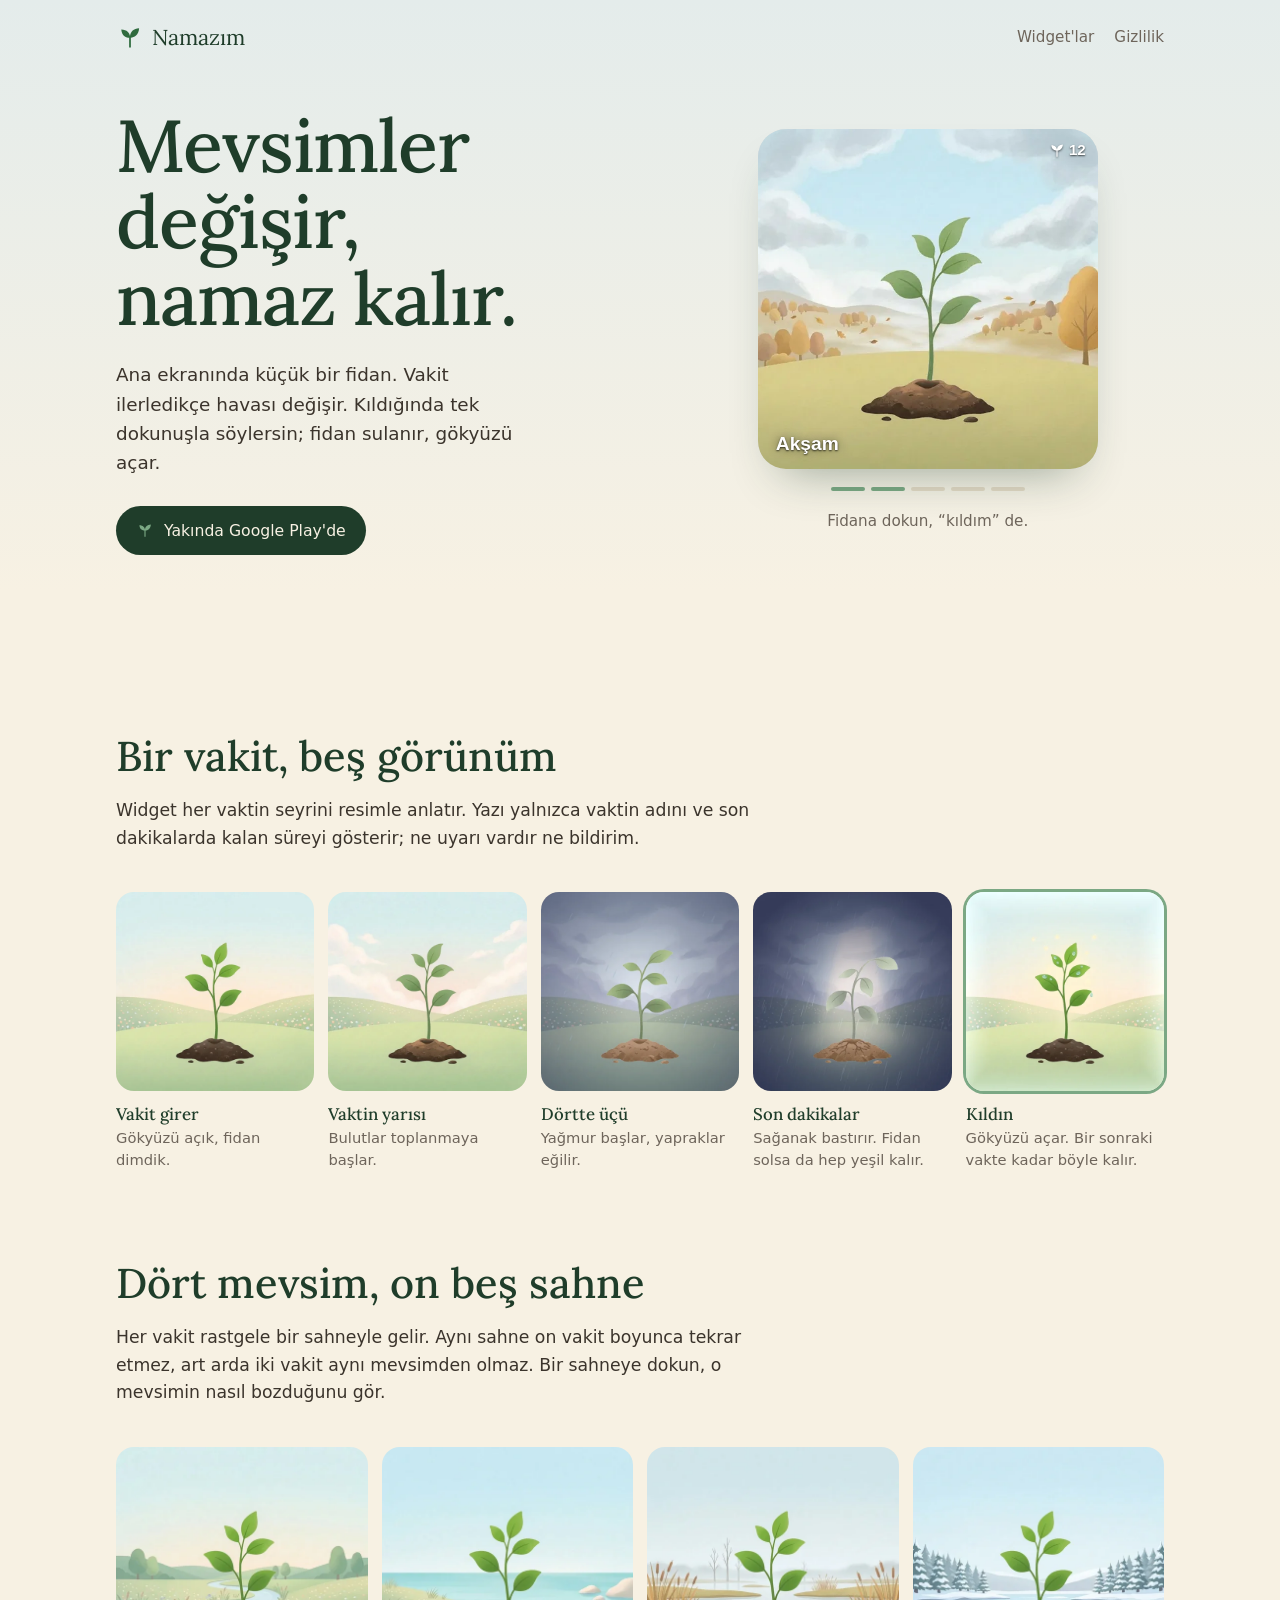
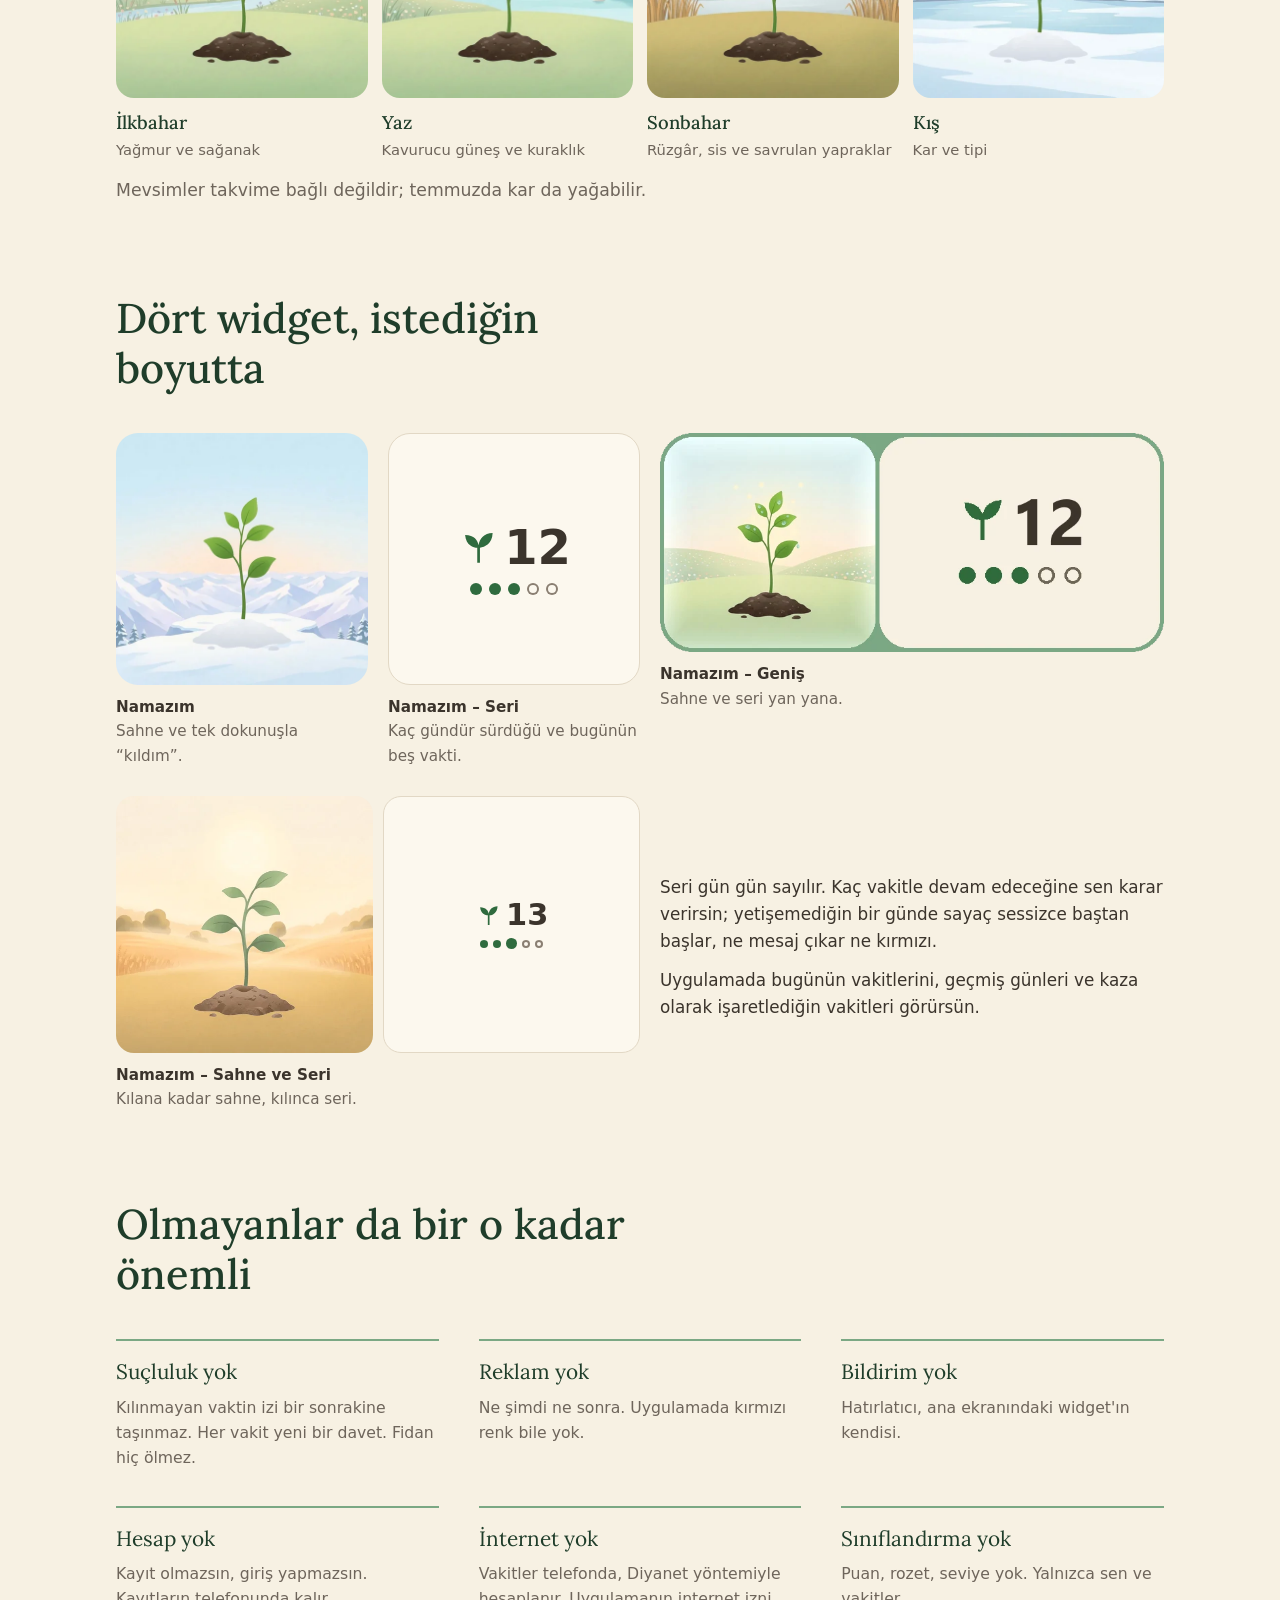
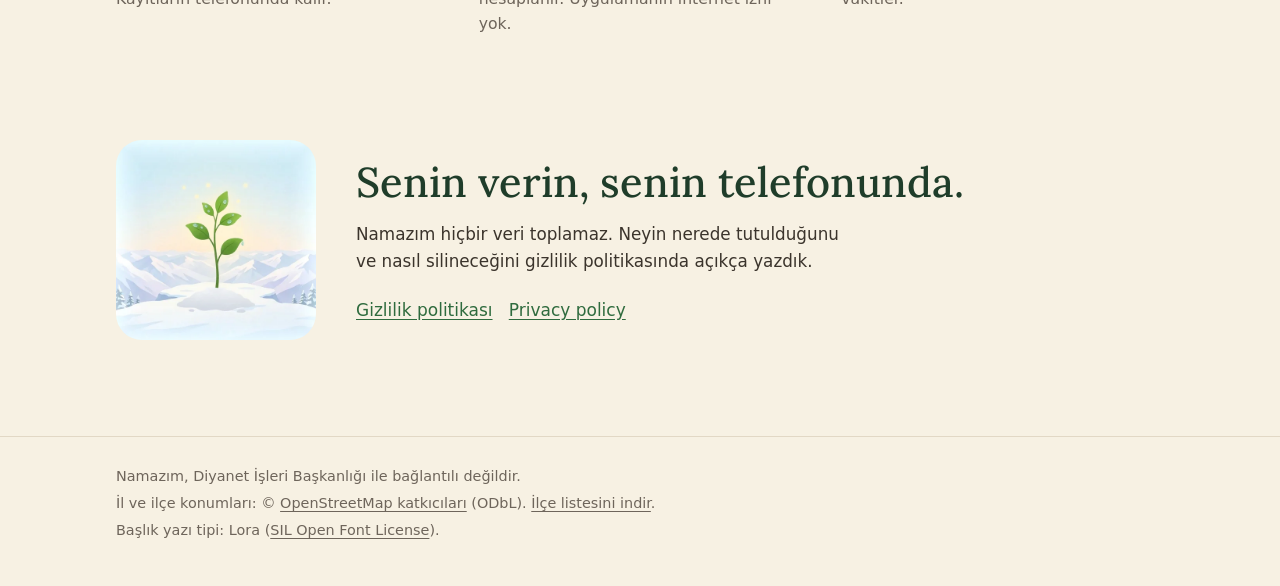
<file: index.html>
<!doctype html>
<html lang="tr">
<head>
  <meta charset="utf-8">
  <meta name="viewport" content="width=device-width, initial-scale=1">
  <title>Namazım – Mevsimler Değişir</title>
  <meta name="description" content="Ana ekranında küçük bir fidan. Vakit ilerledikçe havası değişir, tek dokunuşla “kıldım” dersin. Reklamsız, hesapsız, internetsiz.">
  <link rel="icon" href="gorseller/sahne_s_il_01_5.webp">
  <link rel="stylesheet" href="stil.css">
  <style>
    /* Giriş: gökyüzü, widget'ın aşamasına göre değişir */
    @property --gok-renk { syntax: "<color>"; inherits: false; initial-value: #E6EFE7; }
    .gok {
      --gok-renk: #E6EFE7;
      background: linear-gradient(to bottom, var(--gok-renk) 0%, var(--krem) 92%);
      transition: --gok-renk 1.4s ease;
    }
    .gok[data-asama="2"] { --gok-renk: #E4ECEB; }
    .gok[data-asama="3"] { --gok-renk: #D5D9E1; }
    .gok[data-asama="4"] { --gok-renk: #C3C8D6; }
    .gok[data-asama="5"] { --gok-renk: #F3F6EA; }

    .giris {
      max-width: 1080px;
      margin: 0 auto;
      padding: 32px 16px 88px;
      display: grid;
      grid-template-columns: 1.1fr 1fr;
      gap: 56px;
      align-items: center;
    }
    .giris h1 {
      font-size: clamp(2.6rem, 6.4vw, 4.6rem);
      line-height: 1.04;
      letter-spacing: -0.015em;
    }
    .giris h1 span { display: block; }
    .giris .acilis {
      font-size: 1.15rem;
      max-width: 34ch;
      margin: 24px 0 28px;
    }
    .yakinda {
      display: inline-flex;
      align-items: center;
      gap: 10px;
      background: var(--orman);
      color: var(--krem);
      padding: 12px 20px;
      border-radius: 999px;
      font-size: 0.98rem;
    }
    .yakinda svg { width: 18px; height: 18px; fill: var(--cimen); }

    /* Canlı widget */
    .sahne-kutu { justify-self: center; text-align: center; }
    .widget {
      position: relative;
      width: min(340px, 78vw);
      aspect-ratio: 1;
      border: 0;
      padding: 0;
      border-radius: 28px;
      overflow: hidden;
      cursor: pointer;
      background: #ddd;
      box-shadow: 0 24px 48px -24px rgba(31, 61, 42, 0.45);
      transition: transform 0.15s ease;
    }
    .widget:active { transform: scale(0.97); }
    .widget img {
      position: absolute;
      inset: 0;
      width: 100%;
      height: 100%;
      object-fit: cover;
      opacity: 0;
      transition: opacity 1.1s ease;
    }
    .widget img.gorunur { opacity: 1; }
    .widget .yazi {
      position: absolute;
      inset-inline-start: 18px;
      inset-block-end: 14px;
      color: #fff;
      font-size: 1.2rem;
      font-weight: 600;
      text-shadow: 0 1px 2px rgba(0,0,0,.7), 0 0 10px rgba(0,0,0,.45);
      white-space: nowrap;
    }
    .widget .yazi.orta { inset-inline: 0; text-align: center; }
    .widget .rozet {
      position: absolute;
      inset-inline-end: 12px;
      inset-block-start: 12px;
      display: flex;
      align-items: center;
      gap: 3px;
      color: #fff;
      font-weight: 700;
      font-size: 0.95rem;
      text-shadow: 0 1px 2px rgba(0,0,0,.7);
    }
    .widget .rozet svg { width: 18px; height: 18px; fill: #fff; filter: drop-shadow(0 1px 1px rgba(0,0,0,.6)); }
    .ipucu {
      color: var(--kul);
      font-size: 0.95rem;
      margin: 18px auto 0;
      min-height: 1.6em;
    }
    .cizelge {
      display: flex;
      justify-content: center;
      gap: 6px;
      margin-top: 10px;
    }
    .cizelge i {
      width: 34px;
      height: 4px;
      border-radius: 2px;
      background: var(--cizgi);
      transition: background-color 0.6s ease;
    }
    .cizelge i.dolu { background: var(--cimen); }

    /* Bölümler */
    .bolum {
      max-width: 1080px;
      margin: 0 auto;
      padding: 88px 16px 0;
    }
    .bolum > h2 { font-size: clamp(1.9rem, 4vw, 2.6rem); max-width: 22ch; }
    .bolum > p { max-width: 58ch; font-size: 1.08rem; margin: 16px 0 0; }

    /* Bir vaktin seyri */
    .seyir {
      list-style: none;
      padding: 0;
      margin: 40px 0 0;
      display: grid;
      grid-template-columns: repeat(5, 1fr);
      gap: 14px;
    }
    .seyir img { border-radius: 18px; width: 100%; aspect-ratio: 1; object-fit: cover; }
    .seyir li:last-child img { box-shadow: 0 0 0 3px var(--cimen); }
    .seyir b { display: block; font-family: Lora, Georgia, serif; font-weight: 500; color: var(--orman); margin-top: 10px; font-size: 1.05rem; }
    .seyir span { display: block; color: var(--kul); font-size: 0.92rem; line-height: 1.45; }

    /* Mevsimler */
    .mevsimler {
      margin-top: 40px;
      display: grid;
      grid-template-columns: repeat(4, 1fr);
      gap: 14px;
    }
    .mevsim {
      position: relative;
      border: 0;
      padding: 0;
      background: none;
      text-align: start;
      cursor: pointer;
      font: inherit;
      color: inherit;
    }
    .mevsim, .mevsim .resim, .mevsim b, .mevsim span { display: block; }
    .mevsimler { align-items: start; }
    .mevsim .resim { position: relative; border-radius: 18px; overflow: hidden; aspect-ratio: 1; }
    .mevsim img { position: absolute; inset: 0; width: 100%; height: 100%; object-fit: cover; transition: opacity 0.9s ease; }
    .mevsim img + img { opacity: 0; }
    .mevsim[aria-pressed="true"] img + img { opacity: 1; }
    .mevsim b { display: block; font-family: Lora, Georgia, serif; font-weight: 500; color: var(--orman); margin-top: 10px; font-size: 1.15rem; }
    .mevsim > span:last-child { color: var(--kul); font-size: 0.92rem; }
    .not { color: var(--kul); font-size: 0.95rem; margin-top: 18px; }

    /* Widget'lar */
    .widgetlar {
      margin-top: 40px;
      display: grid;
      grid-template-columns: 1fr 1fr 2fr;
      grid-template-areas: "sahne seri genis" "birlesik birlesik aciklama";
      gap: 28px 20px;
      align-items: start;
    }
    .widgetlar figure { margin: 0; }
    .widgetlar figcaption { margin-top: 10px; font-size: 0.95rem; color: var(--kul); }
    .widgetlar figcaption b { display: block; color: var(--toprak); font-weight: 600; }
    .w-sahne { grid-area: sahne; }
    .w-seri { grid-area: seri; }
    .w-genis { grid-area: genis; }
    .w-birlesik { grid-area: birlesik; }
    .ikili { display: grid; grid-template-columns: 1fr 1fr; gap: 10px; }
    .ikili img { border-radius: 18px; aspect-ratio: 1; object-fit: cover; width: 100%; }
    .seri-kart.kucuk { border-radius: 18px; gap: 8px; }
    .seri-kart.kucuk .sayi { font-size: clamp(1.4rem, 3vw, 1.9rem); }
    .seri-kart.kucuk .noktalar { gap: 5px; }
    .seri-kart.kucuk .noktalar i { width: 8px; height: 8px; }
    .seri-kart.kucuk .noktalar i.simdi { width: 11px; height: 11px; }
    .w-sahne img { border-radius: 22px; aspect-ratio: 1; object-fit: cover; width: 100%; }
    .w-genis img { border-radius: 22px; width: 100%; }
    .seri-kart {
      aspect-ratio: 1;
      border-radius: 22px;
      background: var(--krem-acik);
      border: 1px solid var(--cizgi);
      display: flex;
      flex-direction: column;
      align-items: center;
      justify-content: center;
      gap: 12px;
    }
    .seri-kart .sayi { display: flex; align-items: center; gap: 4px; font-size: clamp(2.2rem, 5vw, 3rem); font-weight: 700; color: var(--toprak); line-height: 1; }
    .seri-kart .sayi svg { width: 0.9em; height: 0.9em; fill: var(--yaprak); }
    .noktalar { display: flex; gap: 7px; align-items: center; }
    .noktalar i { width: 12px; height: 12px; border-radius: 50%; background: var(--yaprak); }
    .noktalar i.bos { background: none; box-shadow: inset 0 0 0 2px #8A7F72; }
    .w-aciklama { grid-area: aciklama; align-self: center; max-width: 52ch; font-size: 1.05rem; }
    .w-aciklama p { margin: 0 0 12px; }

    /* Yoklar */
    .yoklar {
      margin: 40px 0 0;
      display: grid;
      grid-template-columns: repeat(3, 1fr);
      gap: 36px 40px;
    }
    .yoklar div { border-top: 2px solid var(--cimen); padding-top: 14px; }
    .yoklar dt { font-family: Lora, Georgia, serif; font-size: 1.3rem; color: var(--orman); }
    .yoklar dd { margin: 6px 0 0; color: var(--kul); font-size: 0.98rem; }

    /* Kapanış */
    .kapanis {
      max-width: 1080px;
      margin: 104px auto 0;
      padding: 0 16px 96px;
      display: grid;
      grid-template-columns: auto 1fr;
      gap: 40px;
      align-items: center;
    }
    .kapanis img { width: 200px; border-radius: 26px; }
    .kapanis h2 { font-size: clamp(1.9rem, 4vw, 2.6rem); }
    .kapanis p { margin: 14px 0 22px; max-width: 46ch; font-size: 1.05rem; }

    @media (max-width: 900px) {
      .giris { grid-template-columns: 1fr; gap: 40px; padding-top: 16px; }
      .seyir { grid-template-columns: repeat(5, minmax(140px, 1fr)); overflow-x: auto; padding-bottom: 8px; scroll-snap-type: x mandatory; }
      .seyir li { scroll-snap-align: start; }
      .mevsimler { grid-template-columns: repeat(2, 1fr); }
      .widgetlar { grid-template-columns: 1fr 1fr; grid-template-areas: "sahne seri" "genis genis" "birlesik aciklama"; }
      .w-aciklama { font-size: 0.98rem; }
      .yoklar { grid-template-columns: 1fr 1fr; }
    }
    @media (max-width: 560px) {
      .ust nav a.ikincil { display: none; }
      .widgetlar { grid-template-areas: "sahne seri" "genis genis" "birlesik birlesik" "aciklama aciklama"; }
      .yoklar { grid-template-columns: 1fr; gap: 24px; }
      .kapanis { grid-template-columns: 1fr; }
      .kapanis img { width: 140px; }
    }
    @media (prefers-reduced-motion: reduce) {
      .widget img, .mevsim img, .cizelge i, .gok { transition: none; }
    }
  </style>
</head>
<body>

<svg width="0" height="0" style="position:absolute" aria-hidden="true">
  <symbol id="fidan" viewBox="0 0 24 24"><path d="M11.25,21L11.25,12.6C9.2,12.6 5,11.4 4.5,5.5C9.6,5.6 11.6,8.5 12,11.2C12.5,7.6 15,4.6 19.8,4.5C19.6,10.4 15.4,12.4 12.75,12.6L12.75,21Z"/></symbol>
</svg>

<div class="gok" id="gok" data-asama="1">
  <header class="ust">
    <a class="marka" href="./"><svg aria-hidden="true"><use href="#fidan"/></svg>Namazım</a>
    <nav aria-label="Sayfalar">
      <a class="ikincil" href="#widgetlar">Widget'lar</a>
      <a href="gizlilik.html">Gizlilik</a>
    </nav>
  </header>

  <section class="giris">
    <div>
      <h1><span>Mevsimler değişir,</span><span>namaz kalır.</span></h1>
      <p class="acilis">Ana ekranında küçük bir fidan. Vakit ilerledikçe havası değişir. Kıldığında tek dokunuşla söylersin; fidan sulanır, gökyüzü açar.</p>
      <span class="yakinda"><svg aria-hidden="true"><use href="#fidan"/></svg>Yakında Google Play'de</span>
    </div>

    <div class="sahne-kutu">
      <button class="widget" id="widget" type="button" aria-describedby="ipucu">
        <span class="katmanlar" id="katmanlar"></span>
        <span class="rozet" id="rozet"><svg aria-hidden="true"><use href="#fidan"/></svg><span id="seri">12</span></span>
        <span class="yazi" id="yazi">Akşam</span>
      </button>
      <div class="cizelge" id="cizelge" aria-hidden="true"><i></i><i></i><i></i><i></i><i></i></div>
      <p class="ipucu" id="ipucu" aria-live="polite">Fidana dokun, “kıldım” de.</p>
    </div>
  </section>
</div>

<section class="bolum">
  <h2>Bir vakit, beş görünüm</h2>
  <p>Widget her vaktin seyrini resimle anlatır. Yazı yalnızca vaktin adını ve son dakikalarda kalan süreyi gösterir; ne uyarı vardır ne bildirim.</p>
  <ol class="seyir">
    <li><img src="gorseller/sahne_s_il_01_1.webp" alt="Bahar sahnesi, açık gökyüzü altında dimdik yeşil fidan" loading="lazy"><b>Vakit girer</b><span>Gökyüzü açık, fidan dimdik.</span></li>
    <li><img src="gorseller/sahne_s_il_01_2.webp" alt="Aynı sahne, bulutlanan gökyüzü" loading="lazy"><b>Vaktin yarısı</b><span>Bulutlar toplanmaya başlar.</span></li>
    <li><img src="gorseller/sahne_s_il_01_3.webp" alt="Aynı sahne, yağmur başlamış" loading="lazy"><b>Dörtte üçü</b><span>Yağmur başlar, yapraklar eğilir.</span></li>
    <li><img src="gorseller/sahne_s_il_01_4.webp" alt="Aynı sahne, sağanak altında boynu bükük fidan" loading="lazy"><b>Son dakikalar</b><span>Sağanak bastırır. Fidan solsa da hep yeşil kalır.</span></li>
    <li><img src="gorseller/sahne_s_il_01_5.webp" alt="Aynı sahne, ışıl ışıl gökyüzü ve sulanmış fidan" loading="lazy"><b>Kıldın</b><span>Gökyüzü açar. Bir sonraki vakte kadar böyle kalır.</span></li>
  </ol>
</section>

<section class="bolum">
  <h2>Dört mevsim, on beş sahne</h2>
  <p>Her vakit rastgele bir sahneyle gelir. Aynı sahne on vakit boyunca tekrar etmez, art arda iki vakit aynı mevsimden olmaz. Bir sahneye dokun, o mevsimin nasıl bozduğunu gör.</p>
  <div class="mevsimler">
    <button class="mevsim" type="button" aria-pressed="false">
      <span class="resim"><img src="gorseller/sahne_s_il_03_1.webp" alt="İlkbahar sahnesi" loading="lazy"><img src="gorseller/sahne_s_il_03_4.webp" alt="" loading="lazy"></span>
      <b>İlkbahar</b><span>Yağmur ve sağanak</span>
    </button>
    <button class="mevsim" type="button" aria-pressed="false">
      <span class="resim"><img src="gorseller/sahne_s_yz_02_1.webp" alt="Yaz sahnesi" loading="lazy"><img src="gorseller/sahne_s_yz_02_4.webp" alt="" loading="lazy"></span>
      <b>Yaz</b><span>Kavurucu güneş ve kuraklık</span>
    </button>
    <button class="mevsim" type="button" aria-pressed="false">
      <span class="resim"><img src="gorseller/sahne_s_sb_04_1.webp" alt="Sonbahar sahnesi" loading="lazy"><img src="gorseller/sahne_s_sb_04_4.webp" alt="" loading="lazy"></span>
      <b>Sonbahar</b><span>Rüzgâr, sis ve savrulan yapraklar</span>
    </button>
    <button class="mevsim" type="button" aria-pressed="false">
      <span class="resim"><img src="gorseller/sahne_s_ks_02_1.webp" alt="Kış sahnesi" loading="lazy"><img src="gorseller/sahne_s_ks_02_4.webp" alt="" loading="lazy"></span>
      <b>Kış</b><span>Kar ve tipi</span>
    </button>
  </div>
  <p class="not">Mevsimler takvime bağlı değildir; temmuzda kar da yağabilir.</p>
</section>

<section class="bolum" id="widgetlar">
  <h2>Dört widget, istediğin boyutta</h2>
  <div class="widgetlar">
    <figure class="w-sahne">
      <img src="gorseller/sahne_s_ks_01_1.webp" alt="Sahne widget'ı: karlı bir sahnede yeşil fidan" loading="lazy">
      <figcaption><b>Namazım</b>Sahne ve tek dokunuşla “kıldım”.</figcaption>
    </figure>
    <figure class="w-seri">
      <div class="seri-kart" role="img" aria-label="Seri widget'ı: 12 gün, bugün üç vakit kılındı">
        <span class="sayi"><svg aria-hidden="true"><use href="#fidan"/></svg>12</span>
        <span class="noktalar"><i></i><i></i><i></i><i class="bos"></i><i class="bos"></i></span>
      </div>
      <figcaption><b>Namazım – Seri</b>Kaç gündür sürdüğü ve bugünün beş vakti.</figcaption>
    </figure>
    <figure class="w-genis">
      <img src="gorseller/widget_genis_onizleme.webp" alt="Geniş widget: solda sahne, sağda seri" loading="lazy">
      <figcaption><b>Namazım – Geniş</b>Sahne ve seri yan yana.</figcaption>
    </figure>
    <figure class="w-birlesik">
      <div class="ikili">
        <img src="gorseller/sahne_s_yz_01_3.webp" alt="Kılınmadan önce: sahne" loading="lazy">
        <div class="seri-kart kucuk" role="img" aria-label="Kılındıktan sonra: seri, 13 gün">
          <span class="sayi"><svg aria-hidden="true"><use href="#fidan"/></svg>13</span>
          <span class="noktalar"><i></i><i></i><i class="simdi"></i><i class="bos"></i><i class="bos"></i></span>
        </div>
      </div>
      <figcaption><b>Namazım – Sahne ve Seri</b>Kılana kadar sahne, kılınca seri.</figcaption>
    </figure>
    <div class="w-aciklama">
      <p>Seri gün gün sayılır. Kaç vakitle devam edeceğine sen karar verirsin; yetişemediğin bir günde sayaç sessizce baştan başlar, ne mesaj çıkar ne kırmızı.</p>
      <p>Uygulamada bugünün vakitlerini, geçmiş günleri ve kaza olarak işaretlediğin vakitleri görürsün.</p>
    </div>
  </div>
</section>

<section class="bolum">
  <h2>Olmayanlar da bir o kadar önemli</h2>
  <dl class="yoklar">
    <div><dt>Suçluluk yok</dt><dd>Kılınmayan vaktin izi bir sonrakine taşınmaz. Her vakit yeni bir davet. Fidan hiç ölmez.</dd></div>
    <div><dt>Reklam yok</dt><dd>Ne şimdi ne sonra. Uygulamada kırmızı renk bile yok.</dd></div>
    <div><dt>Bildirim yok</dt><dd>Hatırlatıcı, ana ekranındaki widget'ın kendisi.</dd></div>
    <div><dt>Hesap yok</dt><dd>Kayıt olmazsın, giriş yapmazsın. Kayıtların telefonunda kalır.</dd></div>
    <div><dt>İnternet yok</dt><dd>Vakitler telefonda, Diyanet yöntemiyle hesaplanır. Uygulamanın internet izni yok.</dd></div>
    <div><dt>Sınıflandırma yok</dt><dd>Puan, rozet, seviye yok. Yalnızca sen ve vakitler.</dd></div>
  </dl>
</section>

<section class="kapanis">
  <img src="gorseller/sahne_s_ks_01_5.webp" alt="Kış sahnesinde sulanmış, ışıl ışıl fidan" loading="lazy">
  <div>
    <h2>Senin verin, senin telefonunda.</h2>
    <p>Namazım hiçbir veri toplamaz. Neyin nerede tutulduğunu ve nasıl silineceğini gizlilik politikasında açıkça yazdık.</p>
    <a href="gizlilik.html">Gizlilik politikası</a> &nbsp; <a href="privacy.html" lang="en">Privacy policy</a>
  </div>
</section>

<footer class="alt">
  <div>
    <p>Namazım, Diyanet İşleri Başkanlığı ile bağlantılı değildir.</p>
    <p>İl ve ilçe konumları: © <a href="https://www.openstreetmap.org/copyright">OpenStreetMap katkıcıları</a> (ODbL). <a href="veri/">İlçe listesini indir</a>.</p>
    <p>Başlık yazı tipi: Lora (<a href="yazi/OFL.txt">SIL Open Font License</a>).</p>
  </div>
</footer>

<script>
(function () {
  var sahneler = [
    { id: "sb_02", vakit: "Akşam" },
    { id: "ks_01", vakit: "Yatsı" },
    { id: "il_01", vakit: "Sabah" },
    { id: "yz_01", vakit: "Öğle" }
  ];
  var kalan = { 3: "22 dk", 4: "6 dk" };
  var widget = document.getElementById("widget");
  var katmanlar = document.getElementById("katmanlar");
  var yazi = document.getElementById("yazi");
  var ipucu = document.getElementById("ipucu");
  var seriEl = document.getElementById("seri");
  var gok = document.getElementById("gok");
  var cizgiler = document.querySelectorAll("#cizelge i");
  var seri = 12, sira = 0, asama = 1, zamanlayici = null;

  function resimler(s) {
    katmanlar.innerHTML = "";
    for (var i = 1; i <= 5; i++) {
      var img = document.createElement("img");
      img.src = "gorseller/sahne_s_" + s.id + "_" + i + ".webp";
      img.alt = "";
      if (i === asama) img.className = "gorunur";
      katmanlar.appendChild(img);
    }
  }

  function goster() {
    var s = sahneler[sira];
    var imgs = katmanlar.querySelectorAll("img");
    for (var i = 0; i < imgs.length; i++) imgs[i].classList.toggle("gorunur", i === asama - 1);
    for (var j = 0; j < cizgiler.length; j++) cizgiler[j].classList.toggle("dolu", j < asama);
    gok.setAttribute("data-asama", asama);
    if (asama === 5) {
      yazi.textContent = "Allah kabul etsin";
      yazi.classList.add("orta");
      widget.setAttribute("aria-label", s.vakit + " vakti kılındı. Allah kabul etsin.");
    } else {
      yazi.textContent = kalan[asama] ? s.vakit + " · " + kalan[asama] : s.vakit;
      yazi.classList.remove("orta");
      widget.setAttribute("aria-label", s.vakit + " vakti" + (kalan[asama] ? ", " + kalan[asama].replace("dk", "dakika") + " kaldı" : "") + ". Kıldım demek için dokunun.");
    }
    seriEl.textContent = seri;
  }

  function ilerle() {
    clearTimeout(zamanlayici);
    if (asama < 4) {
      zamanlayici = setTimeout(function () { asama++; goster(); ilerle(); }, 2600);
    }
  }

  function yeniVakit() {
    sira = (sira + 1) % sahneler.length;
    asama = 1;
    resimler(sahneler[sira]);
    ipucu.textContent = "Yeni vakit, yeni sahne. Fidana dokun.";
    requestAnimationFrame(function () { goster(); ilerle(); });
  }

  widget.addEventListener("click", function () {
    if (asama === 5) return;
    clearTimeout(zamanlayici);
    asama = 5;
    seri++;
    if (navigator.vibrate) navigator.vibrate(25);
    goster();
    ipucu.textContent = "Fidan sulandı. Bir sonraki vakte kadar böyle kalır.";
    zamanlayici = setTimeout(yeniVakit, 5000);
  });

  var mevsimler = document.querySelectorAll(".mevsim");
  for (var k = 0; k < mevsimler.length; k++) {
    mevsimler[k].addEventListener("click", function () {
      this.setAttribute("aria-pressed", this.getAttribute("aria-pressed") === "true" ? "false" : "true");
    });
  }

  resimler(sahneler[0]);
  requestAnimationFrame(function () { goster(); ilerle(); });
})();
</script>
</body>
</html>
</file>
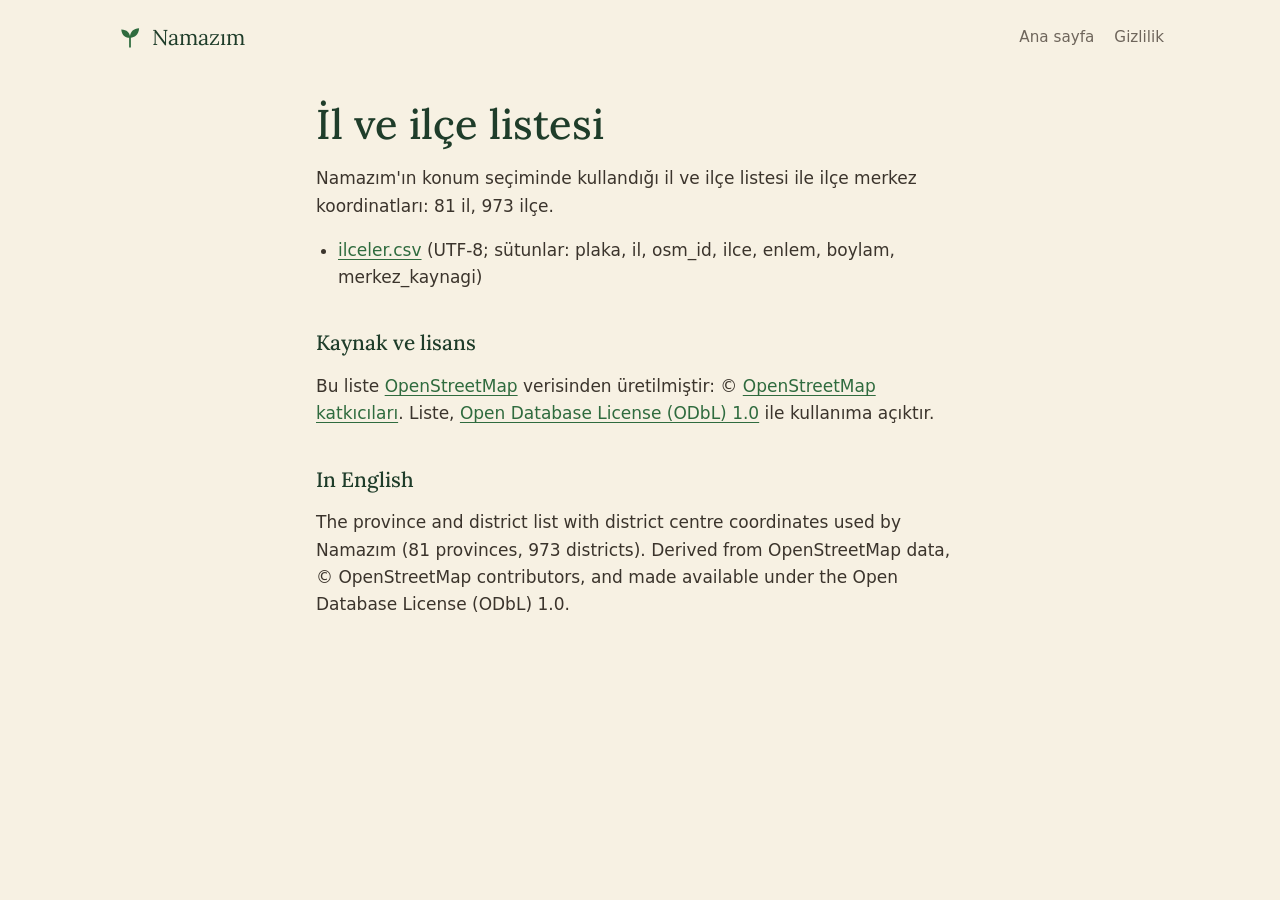
<file: veri/index.html>
<!doctype html>
<html lang="tr">
<head>
  <meta charset="utf-8">
  <meta name="viewport" content="width=device-width, initial-scale=1">
  <title>Namazım – İl ve ilçe listesi</title>
  <link rel="stylesheet" href="../stil.css">
</head>
<body>
<svg width="0" height="0" style="position:absolute" aria-hidden="true">
  <symbol id="fidan" viewBox="0 0 24 24"><path d="M11.25,21L11.25,12.6C9.2,12.6 5,11.4 4.5,5.5C9.6,5.6 11.6,8.5 12,11.2C12.5,7.6 15,4.6 19.8,4.5C19.6,10.4 15.4,12.4 12.75,12.6L12.75,21Z"/></symbol>
</svg>
<header class="ust">
  <a class="marka" href="../"><svg aria-hidden="true"><use href="#fidan"/></svg>Namazım</a>
  <nav aria-label="Sayfalar"><a href="../">Ana sayfa</a><a href="../gizlilik.html">Gizlilik</a></nav>
</header>
<main class="metin">

  <h1>İl ve ilçe listesi</h1>

  <p>Namazım'ın konum seçiminde kullandığı il ve ilçe listesi ile ilçe merkez koordinatları: 81 il, 973 ilçe.</p>
  <ul>
    <li><a href="ilceler.csv">ilceler.csv</a> (UTF-8; sütunlar: plaka, il, osm_id, ilce, enlem, boylam, merkez_kaynagi)</li>
  </ul>

  <h2>Kaynak ve lisans</h2>
  <p>Bu liste <a href="https://www.openstreetmap.org/">OpenStreetMap</a> verisinden üretilmiştir: © <a href="https://www.openstreetmap.org/copyright">OpenStreetMap katkıcıları</a>. Liste, <a href="https://opendatacommons.org/licenses/odbl/1-0/">Open Database License (ODbL) 1.0</a> ile kullanıma açıktır.</p>

  <h2 lang="en">In English</h2>
  <p lang="en">The province and district list with district centre coordinates used by Namazım (81 provinces, 973 districts). Derived from OpenStreetMap data, © OpenStreetMap contributors, and made available under the Open Database License (ODbL) 1.0.</p>
</main>
</body>
</html>
</file>
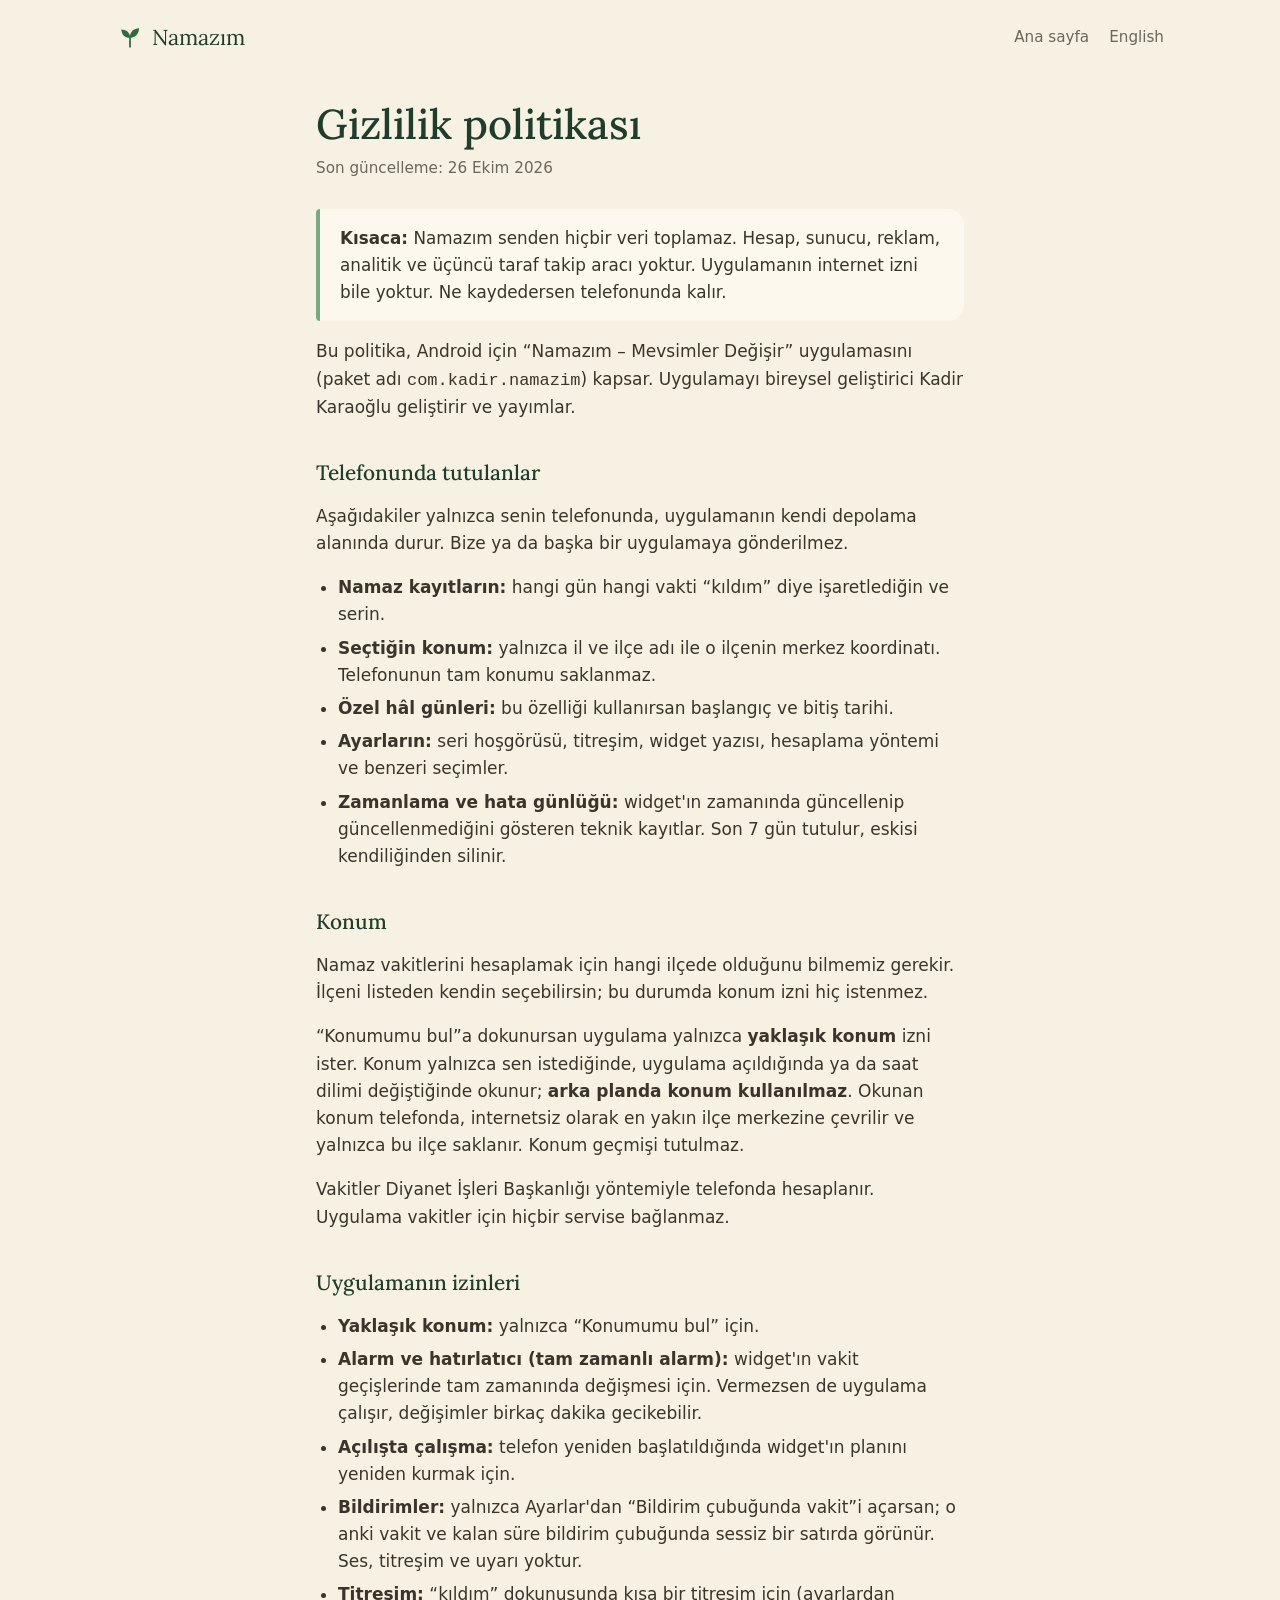
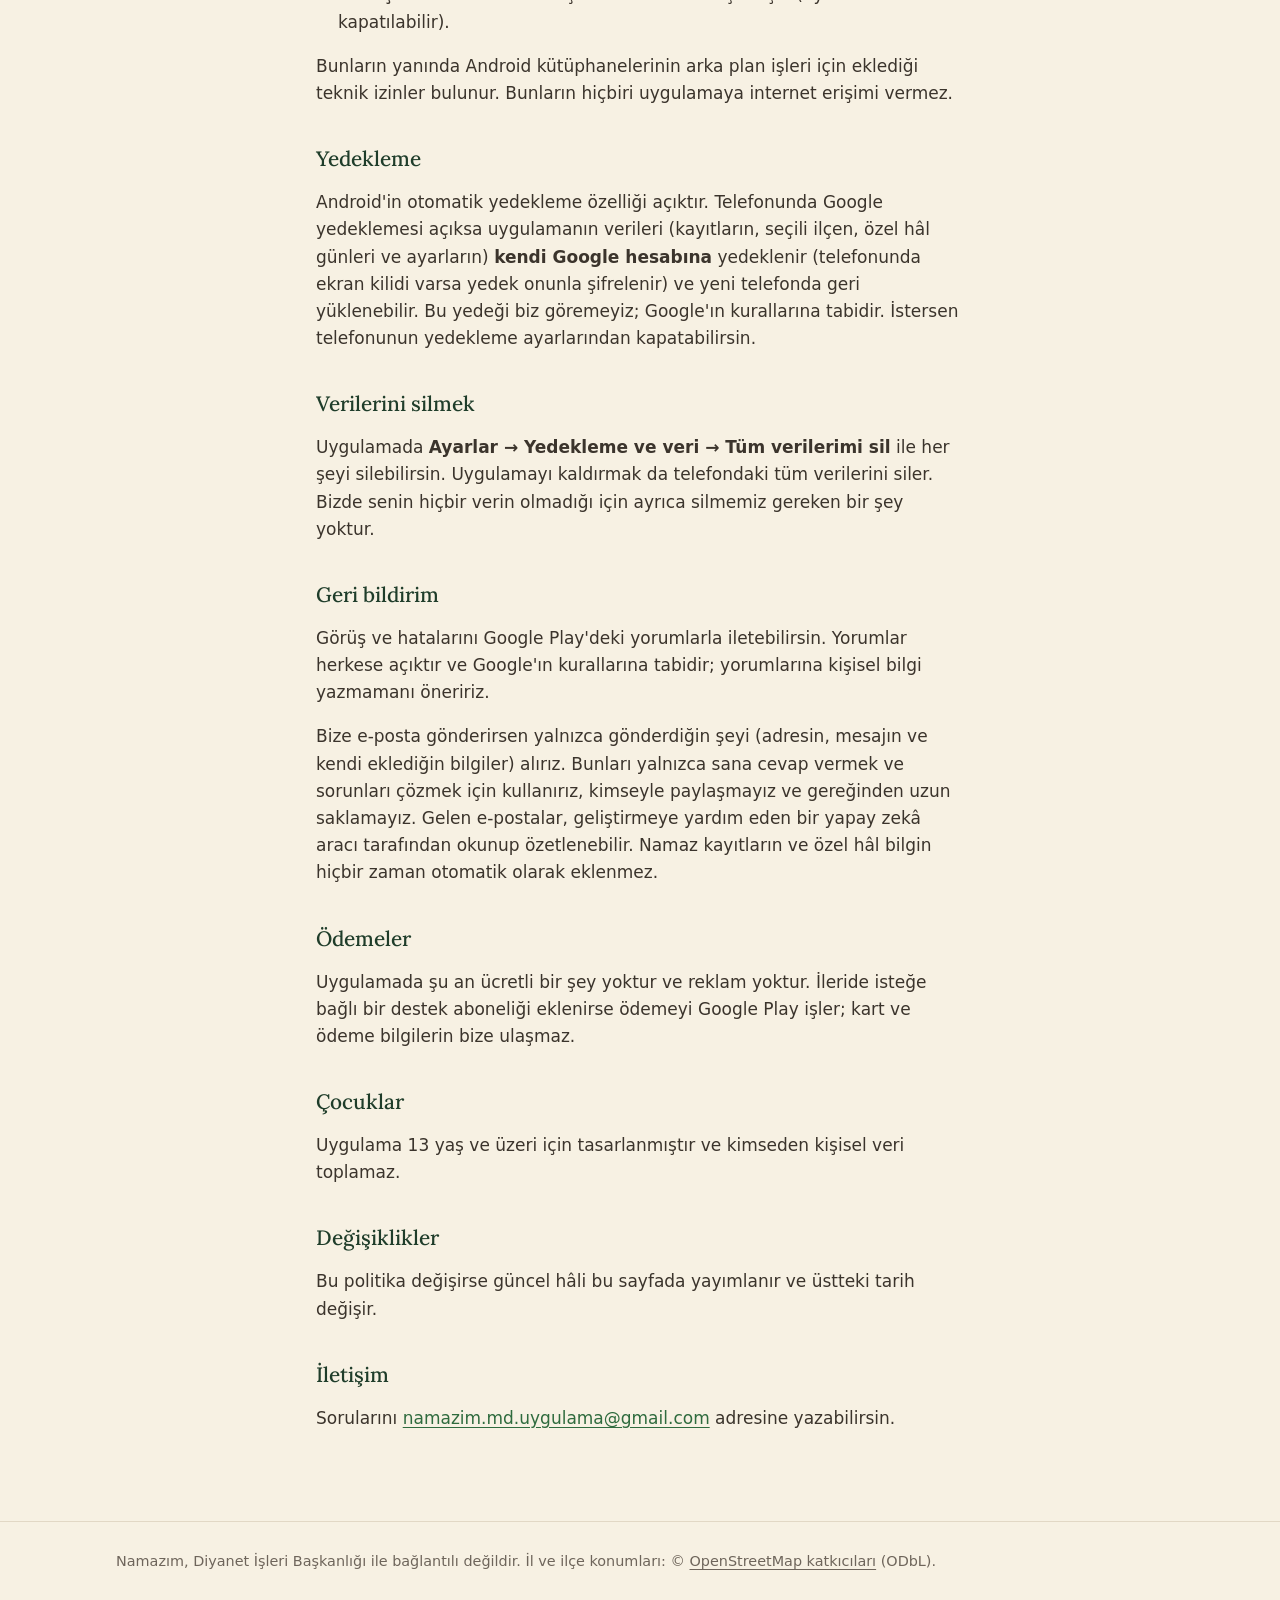
<file: gizlilik.html>
<!doctype html>
<html lang="tr">
<head>
  <meta charset="utf-8">
  <meta name="viewport" content="width=device-width, initial-scale=1">
  <title>Namazım – Gizlilik politikası</title>
  <link rel="stylesheet" href="stil.css">
</head>
<body>
<svg width="0" height="0" style="position:absolute" aria-hidden="true">
  <symbol id="fidan" viewBox="0 0 24 24"><path d="M11.25,21L11.25,12.6C9.2,12.6 5,11.4 4.5,5.5C9.6,5.6 11.6,8.5 12,11.2C12.5,7.6 15,4.6 19.8,4.5C19.6,10.4 15.4,12.4 12.75,12.6L12.75,21Z"/></symbol>
</svg>
<header class="ust">
  <a class="marka" href="./"><svg aria-hidden="true"><use href="#fidan"/></svg>Namazım</a>
  <nav aria-label="Sayfalar"><a href="./">Ana sayfa</a><a href="privacy.html" lang="en">English</a></nav>
</header>
<main class="metin">

  <h1>Gizlilik politikası</h1>
  <p class="tarih">Son güncelleme: 26 Ekim 2026</p>

  <div class="ozet">
    <p><strong>Kısaca:</strong> Namazım senden hiçbir veri toplamaz. Hesap, sunucu, reklam, analitik ve üçüncü taraf takip aracı yoktur. Uygulamanın internet izni bile yoktur. Ne kaydedersen telefonunda kalır.</p>
  </div>

  <p>Bu politika, Android için “Namazım – Mevsimler Değişir” uygulamasını (paket adı <code>com.kadir.namazim</code>) kapsar. Uygulamayı bireysel geliştirici Kadir Karaoğlu geliştirir ve yayımlar.</p>

  <h2>Telefonunda tutulanlar</h2>
  <p>Aşağıdakiler yalnızca senin telefonunda, uygulamanın kendi depolama alanında durur. Bize ya da başka bir uygulamaya gönderilmez.</p>
  <ul>
    <li><strong>Namaz kayıtların:</strong> hangi gün hangi vakti “kıldım” diye işaretlediğin ve serin.</li>
    <li><strong>Seçtiğin konum:</strong> yalnızca il ve ilçe adı ile o ilçenin merkez koordinatı. Telefonunun tam konumu saklanmaz.</li>
    <li><strong>Özel hâl günleri:</strong> bu özelliği kullanırsan başlangıç ve bitiş tarihi.</li>
    <li><strong>Ayarların:</strong> seri hoşgörüsü, titreşim, widget yazısı, hesaplama yöntemi ve benzeri seçimler.</li>
    <li><strong>Zamanlama ve hata günlüğü:</strong> widget'ın zamanında güncellenip güncellenmediğini gösteren teknik kayıtlar. Son 7 gün tutulur, eskisi kendiliğinden silinir.</li>
  </ul>

  <h2>Konum</h2>
  <p>Namaz vakitlerini hesaplamak için hangi ilçede olduğunu bilmemiz gerekir. İlçeni listeden kendin seçebilirsin; bu durumda konum izni hiç istenmez.</p>
  <p>“Konumumu bul”a dokunursan uygulama yalnızca <strong>yaklaşık konum</strong> izni ister. Konum yalnızca sen istediğinde, uygulama açıldığında ya da saat dilimi değiştiğinde okunur; <strong>arka planda konum kullanılmaz</strong>. Okunan konum telefonda, internetsiz olarak en yakın ilçe merkezine çevrilir ve yalnızca bu ilçe saklanır. Konum geçmişi tutulmaz.</p>
  <p>Vakitler Diyanet İşleri Başkanlığı yöntemiyle telefonda hesaplanır. Uygulama vakitler için hiçbir servise bağlanmaz.</p>

  <h2>Uygulamanın izinleri</h2>
  <ul>
    <li><strong>Yaklaşık konum:</strong> yalnızca “Konumumu bul” için.</li>
    <li><strong>Alarm ve hatırlatıcı (tam zamanlı alarm):</strong> widget'ın vakit geçişlerinde tam zamanında değişmesi için. Vermezsen de uygulama çalışır, değişimler birkaç dakika gecikebilir.</li>
    <li><strong>Açılışta çalışma:</strong> telefon yeniden başlatıldığında widget'ın planını yeniden kurmak için.</li>
    <li><strong>Bildirimler:</strong> yalnızca Ayarlar'dan “Bildirim çubuğunda vakit”i açarsan; o anki vakit ve kalan süre bildirim çubuğunda sessiz bir satırda görünür. Ses, titreşim ve uyarı yoktur.</li>
    <li><strong>Titreşim:</strong> “kıldım” dokunuşunda kısa bir titreşim için (ayarlardan kapatılabilir).</li>
  </ul>
  <p>Bunların yanında Android kütüphanelerinin arka plan işleri için eklediği teknik izinler bulunur. Bunların hiçbiri uygulamaya internet erişimi vermez.</p>

  <h2>Yedekleme</h2>
  <p>Android'in otomatik yedekleme özelliği açıktır. Telefonunda Google yedeklemesi açıksa uygulamanın verileri (kayıtların, seçili ilçen, özel hâl günleri ve ayarların) <strong>kendi Google hesabına</strong> yedeklenir (telefonunda ekran kilidi varsa yedek onunla şifrelenir) ve yeni telefonda geri yüklenebilir. Bu yedeği biz göremeyiz; Google'ın kurallarına tabidir. İstersen telefonunun yedekleme ayarlarından kapatabilirsin.</p>

  <h2>Verilerini silmek</h2>
  <p>Uygulamada <strong>Ayarlar → Yedekleme ve veri → Tüm verilerimi sil</strong> ile her şeyi silebilirsin. Uygulamayı kaldırmak da telefondaki tüm verilerini siler. Bizde senin hiçbir verin olmadığı için ayrıca silmemiz gereken bir şey yoktur.</p>

  <h2>Geri bildirim</h2>
  <p>Görüş ve hatalarını Google Play'deki yorumlarla iletebilirsin. Yorumlar herkese açıktır ve Google'ın kurallarına tabidir; yorumlarına kişisel bilgi yazmamanı öneririz.</p>
  <p>Bize e-posta gönderirsen yalnızca gönderdiğin şeyi (adresin, mesajın ve kendi eklediğin bilgiler) alırız. Bunları yalnızca sana cevap vermek ve sorunları çözmek için kullanırız, kimseyle paylaşmayız ve gereğinden uzun saklamayız. Gelen e-postalar, geliştirmeye yardım eden bir yapay zekâ aracı tarafından okunup özetlenebilir. Namaz kayıtların ve özel hâl bilgin hiçbir zaman otomatik olarak eklenmez.</p>

  <h2>Ödemeler</h2>
  <p>Uygulamada şu an ücretli bir şey yoktur ve reklam yoktur. İleride isteğe bağlı bir destek aboneliği eklenirse ödemeyi Google Play işler; kart ve ödeme bilgilerin bize ulaşmaz.</p>

  <h2>Çocuklar</h2>
  <p>Uygulama 13 yaş ve üzeri için tasarlanmıştır ve kimseden kişisel veri toplamaz.</p>

  <h2>Değişiklikler</h2>
  <p>Bu politika değişirse güncel hâli bu sayfada yayımlanır ve üstteki tarih değişir.</p>

  <h2>İletişim</h2>
  <p>Sorularını <a href="mailto:namazim.md.uygulama@gmail.com">namazim.md.uygulama@gmail.com</a> adresine yazabilirsin.</p>
</main>
<footer class="alt"><div><p>Namazım, Diyanet İşleri Başkanlığı ile bağlantılı değildir. İl ve ilçe konumları: © <a href="https://www.openstreetmap.org/copyright">OpenStreetMap katkıcıları</a> (ODbL).</p></div></footer>
</body>
</html>
</file>
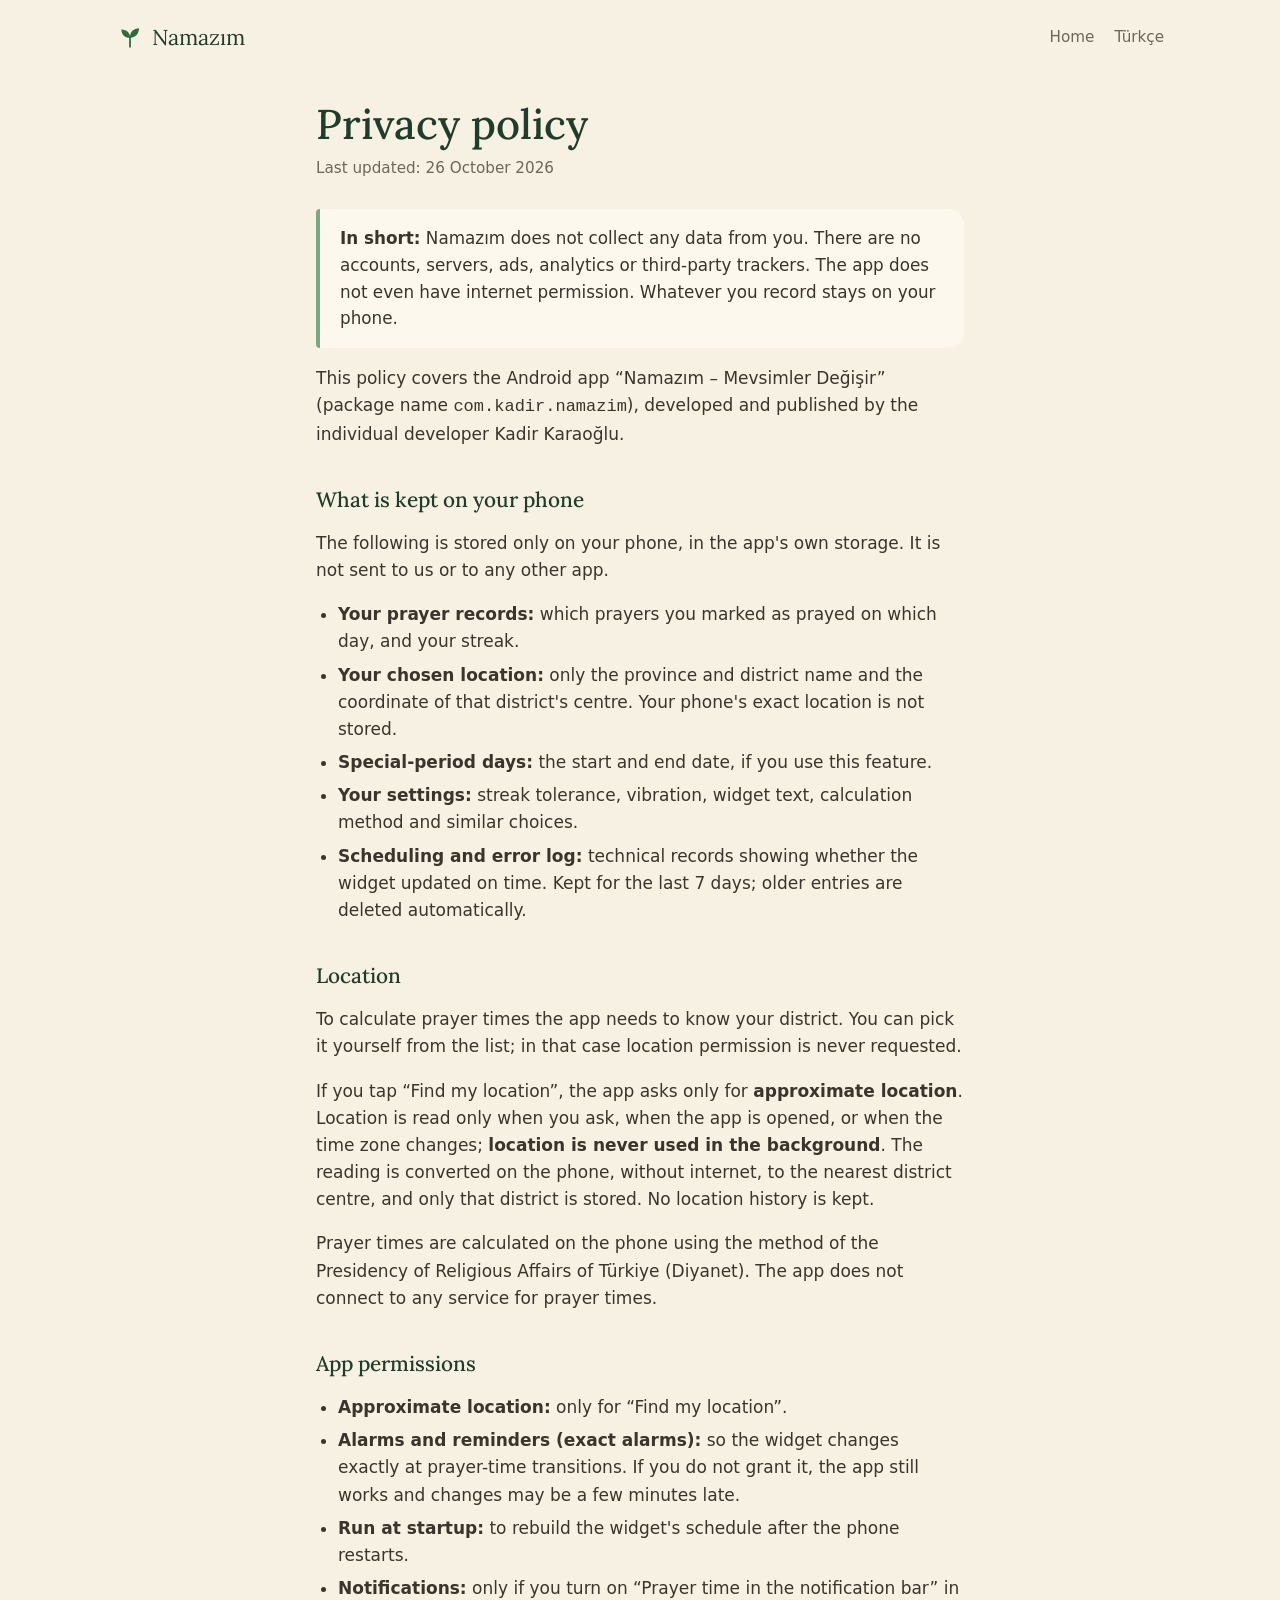
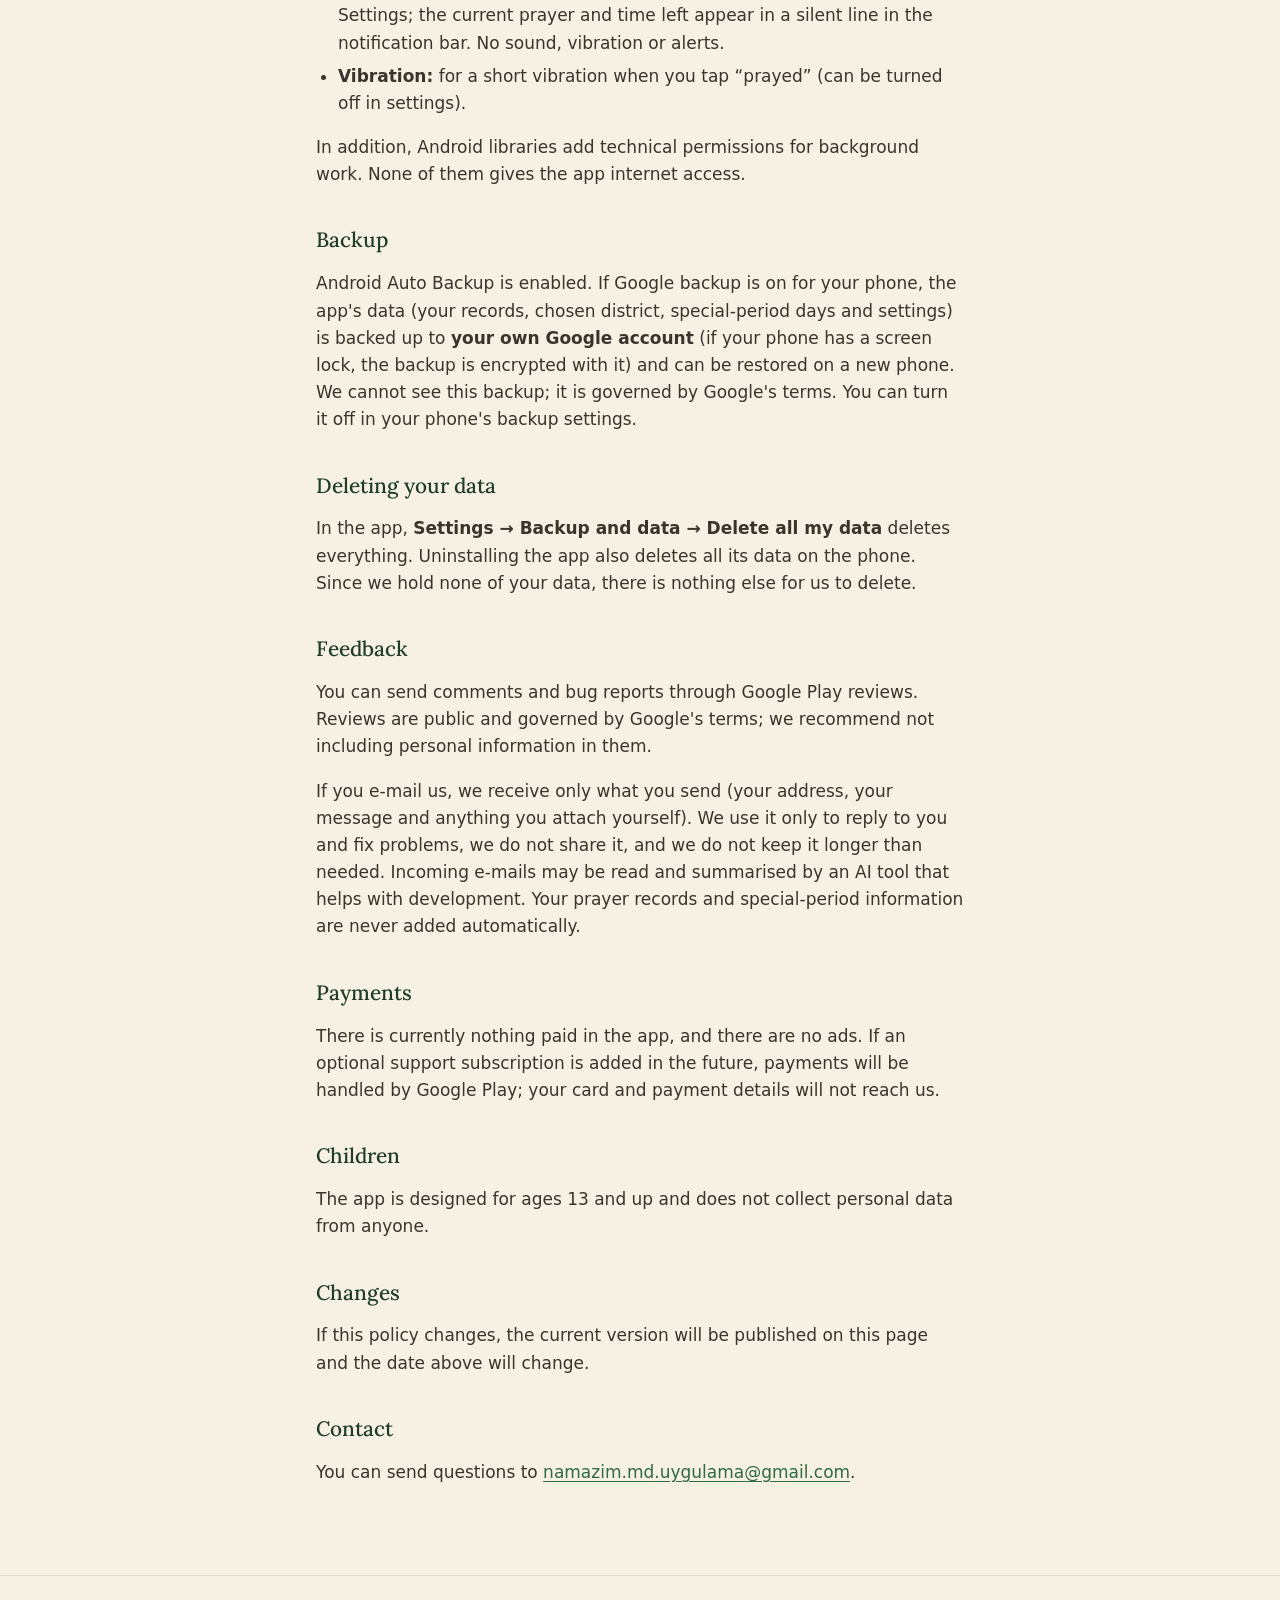
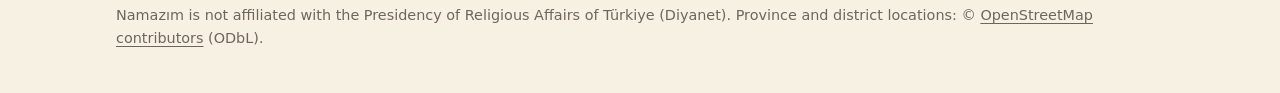
<file: privacy.html>
<!doctype html>
<html lang="en">
<head>
  <meta charset="utf-8">
  <meta name="viewport" content="width=device-width, initial-scale=1">
  <title>Namazım – Privacy policy</title>
  <link rel="stylesheet" href="stil.css">
</head>
<body>
<svg width="0" height="0" style="position:absolute" aria-hidden="true">
  <symbol id="fidan" viewBox="0 0 24 24"><path d="M11.25,21L11.25,12.6C9.2,12.6 5,11.4 4.5,5.5C9.6,5.6 11.6,8.5 12,11.2C12.5,7.6 15,4.6 19.8,4.5C19.6,10.4 15.4,12.4 12.75,12.6L12.75,21Z"/></symbol>
</svg>
<header class="ust">
  <a class="marka" href="./"><svg aria-hidden="true"><use href="#fidan"/></svg>Namazım</a>
  <nav aria-label="Pages"><a href="./">Home</a><a href="gizlilik.html" lang="tr">Türkçe</a></nav>
</header>
<main class="metin">

  <h1>Privacy policy</h1>
  <p class="tarih">Last updated: 26 October 2026</p>

  <div class="ozet">
    <p><strong>In short:</strong> Namazım does not collect any data from you. There are no accounts, servers, ads, analytics or third-party trackers. The app does not even have internet permission. Whatever you record stays on your phone.</p>
  </div>

  <p>This policy covers the Android app “Namazım – Mevsimler Değişir” (package name <code>com.kadir.namazim</code>), developed and published by the individual developer Kadir Karaoğlu.</p>

  <h2>What is kept on your phone</h2>
  <p>The following is stored only on your phone, in the app's own storage. It is not sent to us or to any other app.</p>
  <ul>
    <li><strong>Your prayer records:</strong> which prayers you marked as prayed on which day, and your streak.</li>
    <li><strong>Your chosen location:</strong> only the province and district name and the coordinate of that district's centre. Your phone's exact location is not stored.</li>
    <li><strong>Special-period days:</strong> the start and end date, if you use this feature.</li>
    <li><strong>Your settings:</strong> streak tolerance, vibration, widget text, calculation method and similar choices.</li>
    <li><strong>Scheduling and error log:</strong> technical records showing whether the widget updated on time. Kept for the last 7 days; older entries are deleted automatically.</li>
  </ul>

  <h2>Location</h2>
  <p>To calculate prayer times the app needs to know your district. You can pick it yourself from the list; in that case location permission is never requested.</p>
  <p>If you tap “Find my location”, the app asks only for <strong>approximate location</strong>. Location is read only when you ask, when the app is opened, or when the time zone changes; <strong>location is never used in the background</strong>. The reading is converted on the phone, without internet, to the nearest district centre, and only that district is stored. No location history is kept.</p>
  <p>Prayer times are calculated on the phone using the method of the Presidency of Religious Affairs of Türkiye (Diyanet). The app does not connect to any service for prayer times.</p>

  <h2>App permissions</h2>
  <ul>
    <li><strong>Approximate location:</strong> only for “Find my location”.</li>
    <li><strong>Alarms and reminders (exact alarms):</strong> so the widget changes exactly at prayer-time transitions. If you do not grant it, the app still works and changes may be a few minutes late.</li>
    <li><strong>Run at startup:</strong> to rebuild the widget's schedule after the phone restarts.</li>
    <li><strong>Notifications:</strong> only if you turn on “Prayer time in the notification bar” in Settings; the current prayer and time left appear in a silent line in the notification bar. No sound, vibration or alerts.</li>
    <li><strong>Vibration:</strong> for a short vibration when you tap “prayed” (can be turned off in settings).</li>
  </ul>
  <p>In addition, Android libraries add technical permissions for background work. None of them gives the app internet access.</p>

  <h2>Backup</h2>
  <p>Android Auto Backup is enabled. If Google backup is on for your phone, the app's data (your records, chosen district, special-period days and settings) is backed up to <strong>your own Google account</strong> (if your phone has a screen lock, the backup is encrypted with it) and can be restored on a new phone. We cannot see this backup; it is governed by Google's terms. You can turn it off in your phone's backup settings.</p>

  <h2>Deleting your data</h2>
  <p>In the app, <strong>Settings → Backup and data → Delete all my data</strong> deletes everything. Uninstalling the app also deletes all its data on the phone. Since we hold none of your data, there is nothing else for us to delete.</p>

  <h2>Feedback</h2>
  <p>You can send comments and bug reports through Google Play reviews. Reviews are public and governed by Google's terms; we recommend not including personal information in them.</p>
  <p>If you e-mail us, we receive only what you send (your address, your message and anything you attach yourself). We use it only to reply to you and fix problems, we do not share it, and we do not keep it longer than needed. Incoming e-mails may be read and summarised by an AI tool that helps with development. Your prayer records and special-period information are never added automatically.</p>

  <h2>Payments</h2>
  <p>There is currently nothing paid in the app, and there are no ads. If an optional support subscription is added in the future, payments will be handled by Google Play; your card and payment details will not reach us.</p>

  <h2>Children</h2>
  <p>The app is designed for ages 13 and up and does not collect personal data from anyone.</p>

  <h2>Changes</h2>
  <p>If this policy changes, the current version will be published on this page and the date above will change.</p>

  <h2>Contact</h2>
  <p>You can send questions to <a href="mailto:namazim.md.uygulama@gmail.com">namazim.md.uygulama@gmail.com</a>.</p>
</main>
<footer class="alt"><div><p>Namazım is not affiliated with the Presidency of Religious Affairs of Türkiye (Diyanet). Province and district locations: © <a href="https://www.openstreetmap.org/copyright">OpenStreetMap contributors</a> (ODbL).</p></div></footer>
</body>
</html>
</file>
<file: stil.css>
@font-face {
  font-family: "Lora";
  src: url("yazi/lora.ttf") format("truetype");
  font-weight: 400 700;
  font-display: swap;
}

:root {
  --krem: #F7F1E3;
  --krem-acik: #FCF8EE;
  --yaprak: #2F6B3E;
  --orman: #1F3D2A;
  --cimen: #7BA884;
  --toprak: #3B342C;
  --kul: #6E655B;
  --cizgi: #E2D8C5;
  --damla: #6F9CC4;
  --gok: #E8EFE6;
}

* { box-sizing: border-box; }
html { -webkit-text-size-adjust: 100%; }
body {
  margin: 0;
  background: var(--krem);
  color: var(--toprak);
  font: 17px/1.6 system-ui, -apple-system, "Segoe UI", Roboto, sans-serif;
}
img { display: block; max-width: 100%; }
a { color: var(--yaprak); text-underline-offset: 3px; }
a:hover { color: var(--orman); }
:focus-visible { outline: 3px solid var(--yaprak); outline-offset: 3px; border-radius: 6px; }

h1, h2, h3 {
  font-family: Lora, Georgia, serif;
  font-weight: 500;
  color: var(--orman);
  line-height: 1.2;
  margin: 0;
}

/* Üst şerit */
.ust {
  max-width: 1080px;
  margin: 0 auto;
  padding: 20px 16px;
  display: flex;
  align-items: center;
  justify-content: space-between;
  gap: 16px;
}
.marka {
  display: inline-flex;
  align-items: center;
  gap: 8px;
  font-family: Lora, Georgia, serif;
  font-size: 1.35rem;
  color: var(--orman);
  text-decoration: none;
}
.marka svg { width: 28px; height: 28px; fill: var(--yaprak); }
.ust nav { display: flex; gap: 20px; font-size: 0.95rem; }
.ust nav a { color: var(--kul); text-decoration: none; }
.ust nav a:hover { color: var(--orman); text-decoration: underline; }

/* Yazı sayfaları (gizlilik, veri) */
.metin {
  max-width: 680px;
  margin: 0 auto;
  padding: 24px 16px 72px;
}
.metin h1 { font-size: clamp(2rem, 5vw, 2.6rem); margin-bottom: 8px; }
.metin h2 { font-size: 1.3rem; margin: 40px 0 8px; }
.metin .tarih { color: var(--kul); font-size: 0.95rem; margin: 0 0 28px; }
.metin ul { padding-inline-start: 22px; }
.metin li { margin: 6px 0; }
.ozet {
  background: var(--krem-acik);
  border-inline-start: 4px solid var(--cimen);
  border-radius: 4px 16px 16px 4px;
  padding: 16px 20px;
  font-size: 1.05rem;
}
.ozet p { margin: 0; }

.alt {
  border-top: 1px solid var(--cizgi);
  color: var(--kul);
  font-size: 0.9rem;
}
.alt div {
  max-width: 1080px;
  margin: 0 auto;
  padding: 24px 16px 40px;
}
.alt p { margin: 4px 0; }
.alt a { color: var(--kul); }
</file>
